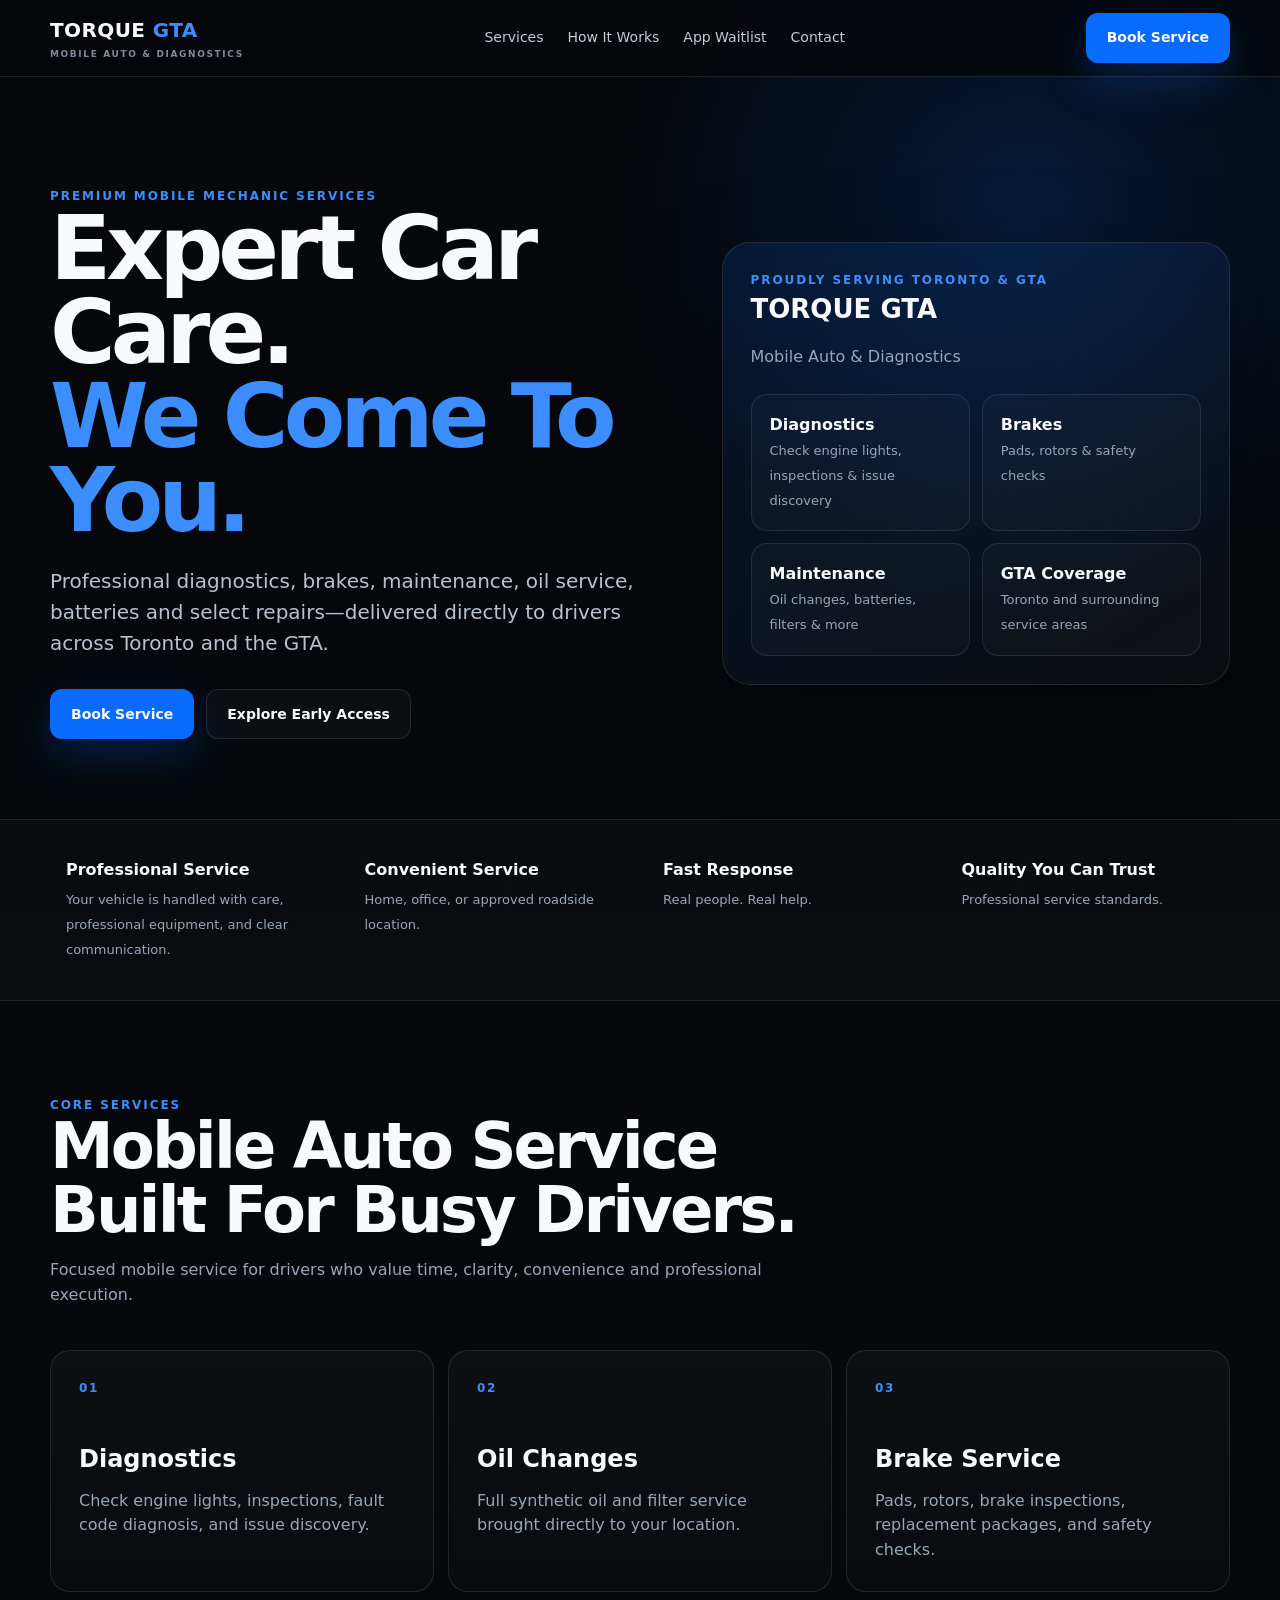
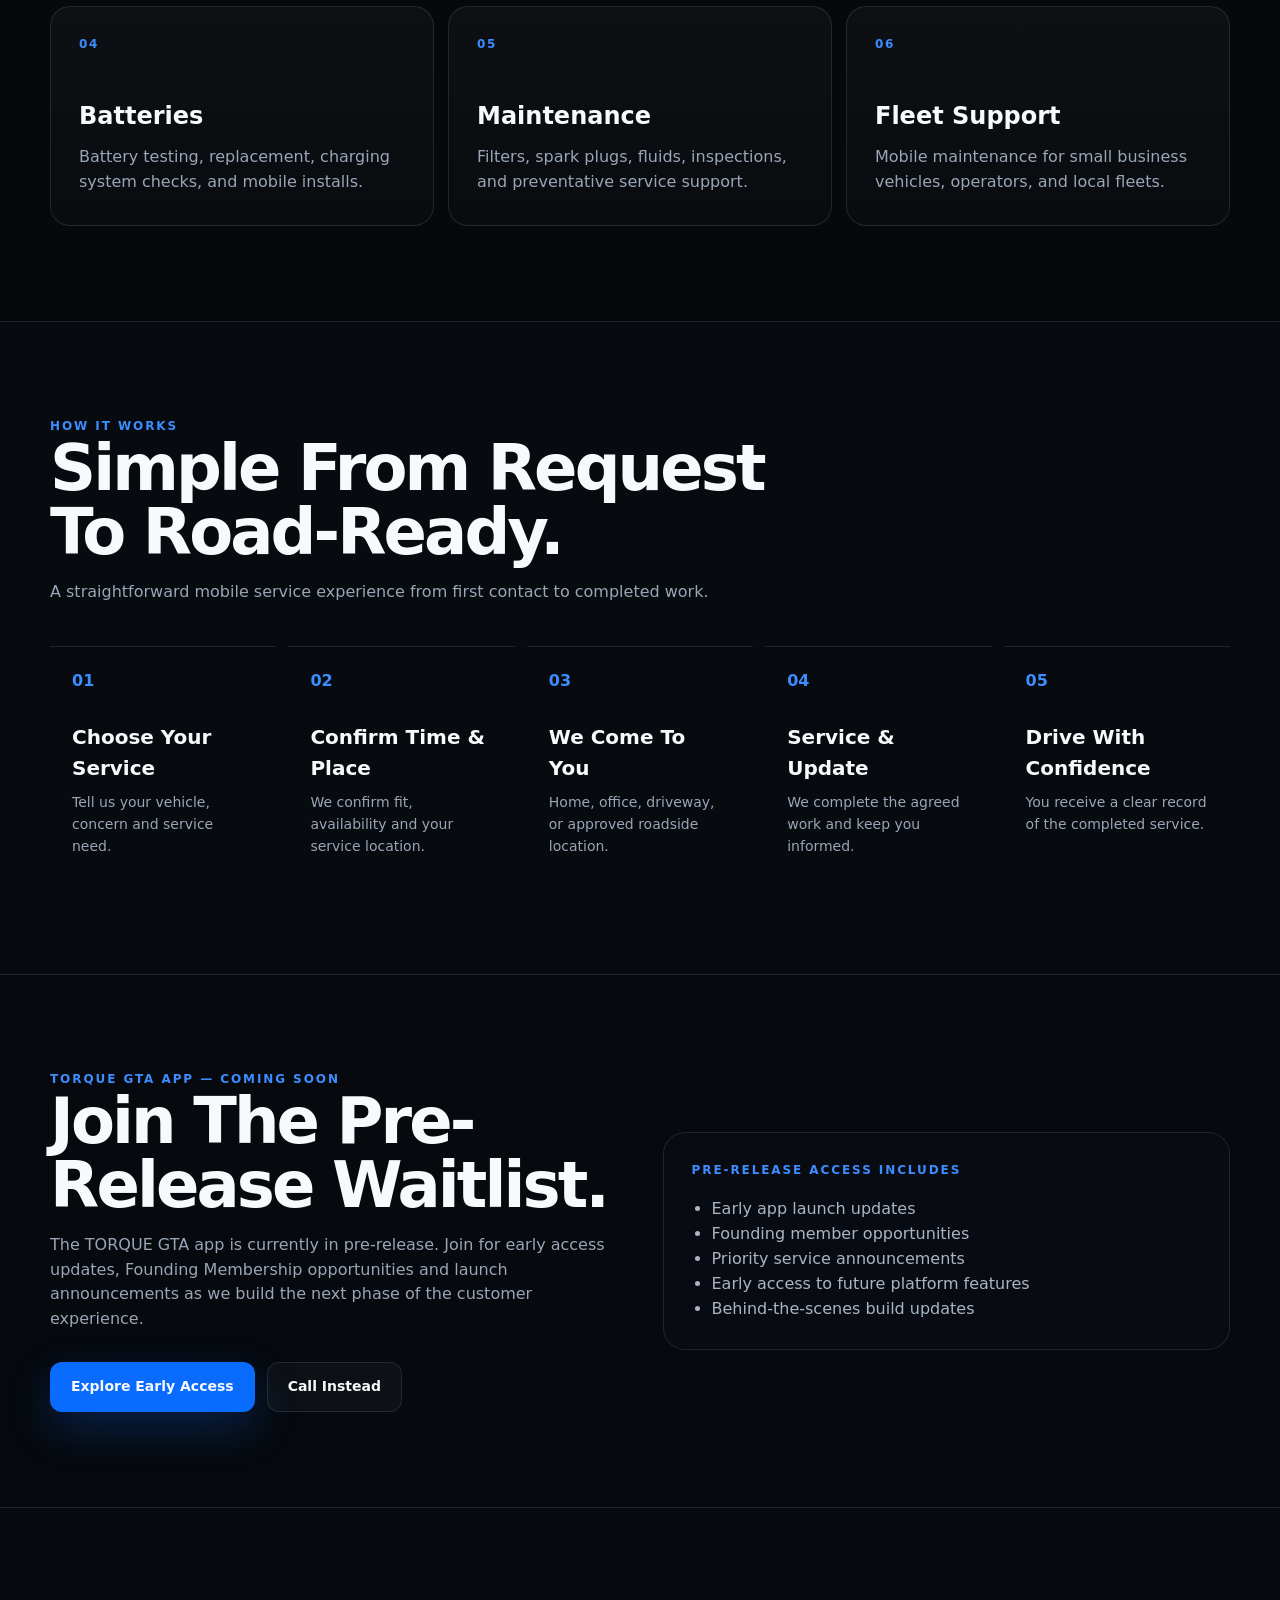
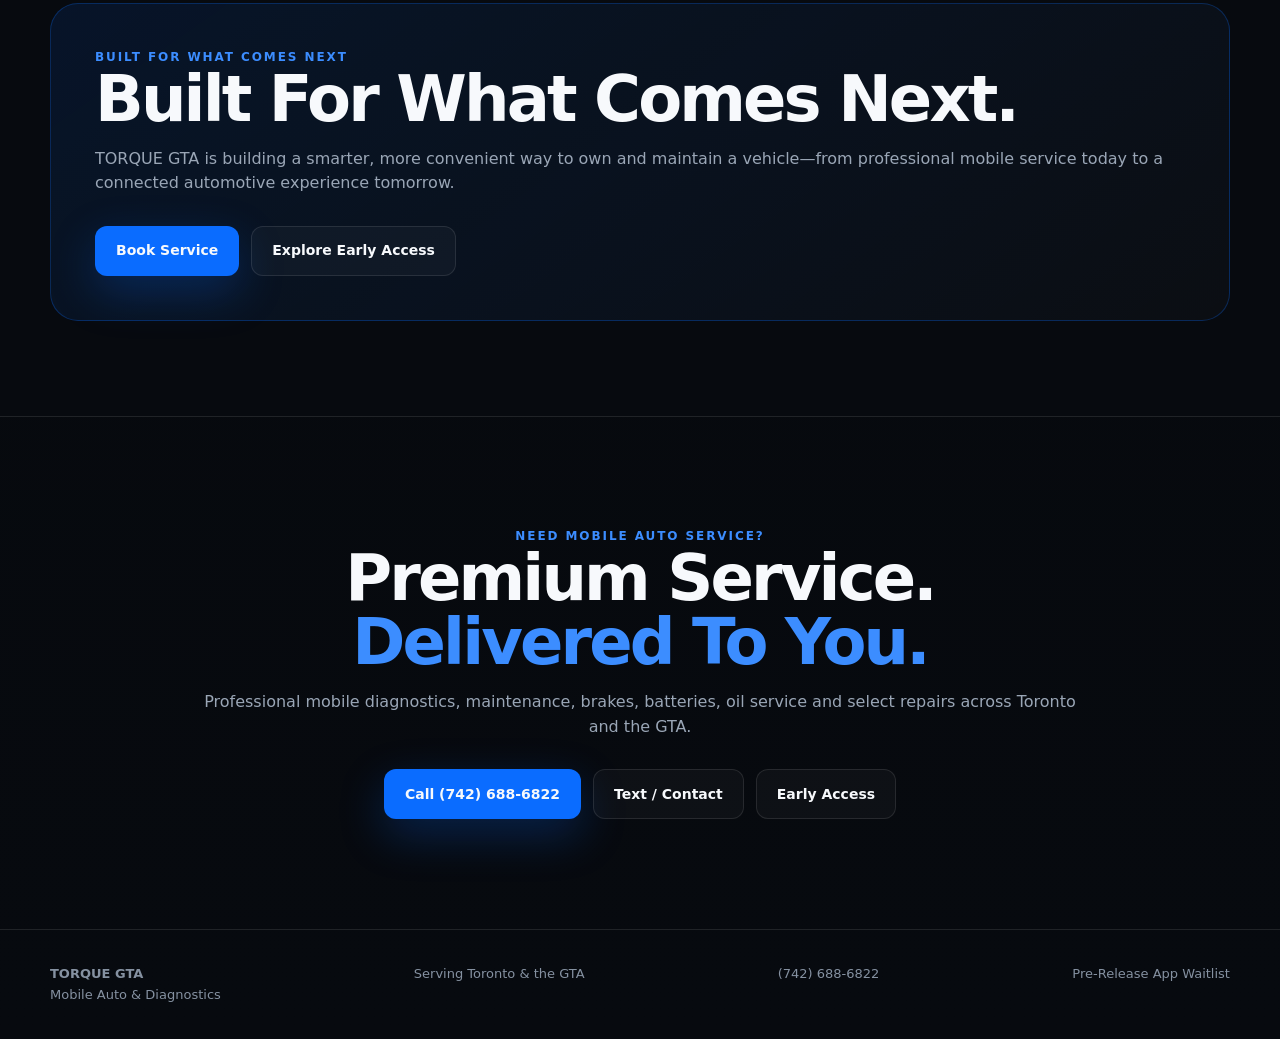
<file: index.html>
<!doctype html>
<html lang="en">
<head>
  <meta charset="utf-8">
  <meta name="viewport" content="width=device-width, initial-scale=1">
  <title>TORQUE GTA | Premium Mobile Auto Service</title>
  <meta name="description" content="Professional mobile diagnostics, brakes, maintenance, oil service, batteries and select repairs delivered across Toronto and the GTA.">

  <meta property="og:title" content="TORQUE GTA | Premium Mobile Auto Service">
  <meta property="og:description" content="Professional mobile diagnostics, brakes, maintenance and select repairs across Toronto and the GTA.">
  <meta property="og:type" content="website">
  <meta property="og:url" content="https://torquegta.ca/">

  <style>
    :root{
      --bg:#05070a;--panel:#0b0f14;--panel2:#0f141b;--text:#f7f9fc;--muted:#9aa6b6;
      --line:rgba(255,255,255,.10);--blue:#0a6cff;--blue2:#3c8dff;--max:1180px
    }
    *{box-sizing:border-box}
    html{scroll-behavior:smooth}
    body{margin:0;background:
      radial-gradient(circle at 80% 5%,rgba(10,108,255,.18),transparent 26rem),
      linear-gradient(180deg,#05070a 0%,#070a0f 100%);
      color:var(--text);font-family:Inter,system-ui,-apple-system,Segoe UI,Roboto,Arial,sans-serif;line-height:1.55}
    a{color:inherit;text-decoration:none}
    .container{width:min(calc(100% - 36px),var(--max));margin:auto}
    header{position:sticky;top:0;z-index:30;background:rgba(5,7,10,.82);backdrop-filter:blur(18px);border-bottom:1px solid var(--line)}
    .nav{height:76px;display:flex;align-items:center;justify-content:space-between;gap:20px}
    .brand{font-weight:900;letter-spacing:.02em;font-size:20px}.brand span{color:var(--blue2)}.brand small{display:block;color:#7f8a99;font-size:9px;letter-spacing:.18em;margin-top:2px}
    nav{display:flex;gap:24px;font-size:14px;color:#c2cbd7}
    .btn{display:inline-flex;align-items:center;justify-content:center;min-height:50px;padding:0 20px;border-radius:12px;font-weight:800;font-size:14px;border:1px solid transparent;transition:.2s}
    .btn:hover{transform:translateY(-1px)}
    .primary{background:var(--blue);box-shadow:0 16px 45px rgba(10,108,255,.25)}
    .secondary{border-color:var(--line);background:rgba(255,255,255,.03)}
    .hero{padding:110px 0 80px}
    .hero-grid{display:grid;grid-template-columns:1.1fr .9fr;gap:50px;align-items:center}
    .kicker,.pill{color:var(--blue2);font-size:12px;font-weight:900;letter-spacing:.16em;text-transform:uppercase}
    h1,h2,h3{margin-top:0}
    h1{font-size:clamp(50px,7vw,96px);line-height:.94;letter-spacing:-.055em;margin-bottom:24px}
    h1 .blue,h2 .blue{color:var(--blue2)}
    .lead{font-size:20px;color:#b8c2cf;max-width:760px}
    .actions{display:flex;gap:12px;flex-wrap:wrap;margin-top:30px}
    .hero-card{border:1px solid var(--line);background:linear-gradient(145deg,rgba(10,108,255,.12),rgba(255,255,255,.025));border-radius:28px;padding:28px;box-shadow:0 40px 100px rgba(0,0,0,.42)}
    .hero-card h3{font-size:26px;margin-bottom:12px}.hero-card p{color:var(--muted)}
    .mini-grid{display:grid;grid-template-columns:1fr 1fr;gap:12px;margin-top:24px}
    .mini{padding:18px;border:1px solid var(--line);border-radius:16px;background:rgba(255,255,255,.025)}
    .mini b{display:block}.mini span{color:var(--muted);font-size:13px}
    .trust{padding:22px 0;border-block:1px solid var(--line);background:rgba(255,255,255,.015)}
    .trust-grid{display:grid;grid-template-columns:repeat(4,1fr);gap:14px}
    .trust-card{padding:16px}.trust-card b{display:block;margin-bottom:4px}.trust-card span{font-size:13px;color:var(--muted)}
    section{padding:95px 0}
    .dark{background:#070a0f;border-block:1px solid var(--line)}
    .section-head{max-width:760px;margin-bottom:42px}
    h2{font-size:clamp(38px,5vw,68px);line-height:1;letter-spacing:-.045em;margin-bottom:16px}
    .section-head p,.muted{color:var(--muted)}
    .grid-3{display:grid;grid-template-columns:repeat(3,1fr);gap:14px}
    .card{padding:28px;border:1px solid var(--line);background:linear-gradient(180deg,rgba(255,255,255,.035),rgba(255,255,255,.015));border-radius:20px;min-height:220px}
    .num{color:var(--blue2);font-weight:900;font-size:12px;letter-spacing:.14em}.card h3{font-size:24px;margin:44px 0 10px}.card p{color:var(--muted);margin:0}
    .steps{display:grid;grid-template-columns:repeat(5,1fr);gap:12px}
    .step{padding:22px;border-top:1px solid var(--line)}.step b{color:var(--blue2)}.step h3{margin:28px 0 8px;font-size:20px}.step p{color:var(--muted);margin:0;font-size:14px}
    .banner{border:1px solid rgba(10,108,255,.28);border-radius:28px;padding:44px;background:linear-gradient(145deg,rgba(10,108,255,.11),rgba(255,255,255,.02))}
    .list{display:grid;gap:12px;margin:24px 0}.list div{padding:12px 0;border-bottom:1px solid var(--line);color:#c7d0db}
    .split{display:grid;grid-template-columns:1fr 1fr;gap:45px;align-items:center}
    .waitlist-card{padding:28px;border-radius:22px;background:#080c12;border:1px solid var(--line)}
    .waitlist-card ul{margin:18px 0 0;padding-left:20px;color:#aab5c3}
    .cta{text-align:center;padding:110px 0}.cta>div{max-width:900px;margin:auto}
    footer{border-top:1px solid var(--line);padding:34px 0;color:#8591a1;font-size:13px}
    .footer{display:flex;justify-content:space-between;gap:20px;flex-wrap:wrap}

    .mobile-cta{display:none}
    @media(max-width:620px){
      body{padding-bottom:76px}
      .mobile-cta{
        position:fixed;left:10px;right:10px;bottom:10px;z-index:50;
        display:grid;grid-template-columns:1fr 1fr;gap:8px;padding:8px;
        border:1px solid var(--line);background:rgba(5,7,10,.92);
        backdrop-filter:blur(18px);border-radius:16px;
        box-shadow:0 20px 60px rgba(0,0,0,.45)
      }
      .mobile-cta .btn{min-height:48px;padding:0 12px;font-size:13px}
      .trust-card{padding:14px 4px}
      .hero-card{padding:22px}
      .card{min-height:0}
      h2{font-size:clamp(38px,12vw,56px)}
    }

    @media(max-width:900px){
      nav{display:none}.hero-grid,.split{grid-template-columns:1fr}.trust-grid{grid-template-columns:1fr 1fr}.grid-3{grid-template-columns:1fr 1fr}.steps{grid-template-columns:1fr 1fr}.hero{padding-top:80px}
    }
    @media(max-width:620px){
      .nav>.btn{display:none}.hero{padding:70px 0 55px}h1{font-size:clamp(46px,15vw,70px)}
      .actions{flex-direction:column}.btn{width:100%}.trust-grid,.grid-3,.steps{grid-template-columns:1fr}
      section{padding:75px 0}.banner{padding:26px}.mini-grid{grid-template-columns:1fr}.lead{font-size:17px}
    }
  </style>
  <link rel="canonical" href="https://torquegta.ca/">
</head>
<body>
  <header>
    <div class="container nav">
      <a class="brand" href="/">TORQUE <span>GTA</span><small>MOBILE AUTO & DIAGNOSTICS</small></a>
      <nav>
        <a href="#services">Services</a>
        <a href="#how">How It Works</a>
        <a href="#app">App Waitlist</a>
        <a href="#contact">Contact</a>
      </nav>
      <a class="btn primary" href="tel:+17426886822">Book Service</a>
    </div>
  </header>

  <main>
    <section class="hero">
      <div class="container hero-grid">
        <div>
          <div class="kicker">Premium Mobile Mechanic Services</div>
          <h1>Expert Car Care.<br><span class="blue">We Come To You.</span></h1>
          <p class="lead">Professional diagnostics, brakes, maintenance, oil service, batteries and select repairs—delivered directly to drivers across Toronto and the GTA.</p>
          <div class="actions">
            <a class="btn primary" href="tel:+17426886822">Book Service</a>
            <a class="btn secondary" href="https://app.torquegta.ca">Explore Early Access</a>
          </div>
        </div>

        <div class="hero-card">
          <div class="pill">Proudly Serving Toronto & GTA</div>
          <h3>TORQUE GTA</h3>
          <p>Mobile Auto & Diagnostics</p>
          <div class="mini-grid">
            <div class="mini"><b>Diagnostics</b><span>Check engine lights, inspections & issue discovery</span></div>
            <div class="mini"><b>Brakes</b><span>Pads, rotors & safety checks</span></div>
            <div class="mini"><b>Maintenance</b><span>Oil changes, batteries, filters & more</span></div>
            <div class="mini"><b>GTA Coverage</b><span>Toronto and surrounding service areas</span></div>
          </div>
        </div>
      </div>
    </section>

    <div class="trust">
      <div class="container trust-grid">
        <div class="trust-card"><b>Professional Service</b><span>Your vehicle is handled with care, professional equipment, and clear communication.</span></div>
        <div class="trust-card"><b>Convenient Service</b><span>Home, office, or approved roadside location.</span></div>
        <div class="trust-card"><b>Fast Response</b><span>Real people. Real help.</span></div>
        <div class="trust-card"><b>Quality You Can Trust</b><span>Professional service standards.</span></div>
      </div>
    </div>

    <section id="services">
      <div class="container">
        <div class="section-head">
          <div class="pill">Core Services</div>
          <h2>Mobile Auto Service Built For Busy Drivers.</h2>
          <p>Focused mobile service for drivers who value time, clarity, convenience and professional execution.</p>
        </div>
        <div class="grid-3">
          <div class="card"><div class="num">01</div><h3>Diagnostics</h3><p>Check engine lights, inspections, fault code diagnosis, and issue discovery.</p></div>
          <div class="card"><div class="num">02</div><h3>Oil Changes</h3><p>Full synthetic oil and filter service brought directly to your location.</p></div>
          <div class="card"><div class="num">03</div><h3>Brake Service</h3><p>Pads, rotors, brake inspections, replacement packages, and safety checks.</p></div>
          <div class="card"><div class="num">04</div><h3>Batteries</h3><p>Battery testing, replacement, charging system checks, and mobile installs.</p></div>
          <div class="card"><div class="num">05</div><h3>Maintenance</h3><p>Filters, spark plugs, fluids, inspections, and preventative service support.</p></div>
          <div class="card"><div class="num">06</div><h3>Fleet Support</h3><p>Mobile maintenance for small business vehicles, operators, and local fleets.</p></div>
        </div>
      </div>
    </section>

    <section id="how" class="dark">
      <div class="container">
        <div class="section-head"><div class="pill">How It Works</div><h2>Simple From Request To Road-Ready.</h2><p>A straightforward mobile service experience from first contact to completed work.</p></div>
        <div class="steps">
          <div class="step"><b>01</b><h3>Choose Your Service</h3><p>Tell us your vehicle, concern and service need.</p></div>
          <div class="step"><b>02</b><h3>Confirm Time & Place</h3><p>We confirm fit, availability and your service location.</p></div>
          <div class="step"><b>03</b><h3>We Come To You</h3><p>Home, office, driveway, or approved roadside location.</p></div>
          <div class="step"><b>04</b><h3>Service & Update</h3><p>We complete the agreed work and keep you informed.</p></div>
          <div class="step"><b>05</b><h3>Drive With Confidence</h3><p>You receive a clear record of the completed service.</p></div>
        </div>
      </div>
    </section>

    <section id="app">
      <div class="container split">
        <div>
          <div class="pill">TORQUE GTA App — Coming Soon</div>
          <h2>Join The Pre-Release Waitlist.</h2>
          <p class="muted">The TORQUE GTA app is currently in pre-release. Join for early access updates, Founding Membership opportunities and launch announcements as we build the next phase of the customer experience.</p>
          <div class="actions">
            <a class="btn primary" href="https://app.torquegta.ca">Explore Early Access</a>
            <a class="btn secondary" href="tel:+17426886822">Call Instead</a>
          </div>
        </div>
        <div class="waitlist-card">
          <div class="pill">Pre-Release Access Includes</div>
          <ul>
            <li>Early app launch updates</li>
            <li>Founding member opportunities</li>
            <li>Priority service announcements</li>
            <li>Early access to future platform features</li>
            <li>Behind-the-scenes build updates</li>
          </ul>
        </div>
      </div>
    </section>

    <section class="dark">
      <div class="container">
        <div class="banner">
          <div class="pill">Built For What Comes Next</div>
          <h2>Built For What Comes Next.</h2>
          <p class="muted">TORQUE GTA is building a smarter, more convenient way to own and maintain a vehicle—from professional mobile service today to a connected automotive experience tomorrow.</p>
          <div class="actions">
            <a class="btn primary" href="tel:+17426886822">Book Service</a>
            <a class="btn secondary" href="https://app.torquegta.ca">Explore Early Access</a>
          </div>
        </div>
      </div>
    </section>

    <section id="contact" class="cta">
      <div class="container">
        <div class="pill">Need Mobile Auto Service?</div>
        <h2>Premium Service.<br><span class="blue">Delivered To You.</span></h2>
        <p class="muted">Professional mobile diagnostics, maintenance, brakes, batteries, oil service and select repairs across Toronto and the GTA.</p>
        <div class="actions" style="justify-content:center">
          <a class="btn primary" href="tel:+17426886822">Call (742) 688-6822</a>
          <a class="btn secondary" href="sms:+17426886822">Text / Contact</a>
          <a class="btn secondary" href="https://app.torquegta.ca">Early Access</a>
        </div>
      </div>
    </section>
  </main>

  <footer>
    <div class="container footer">
      <div><strong>TORQUE GTA</strong><br>Mobile Auto & Diagnostics</div>
      <div>Serving Toronto & the GTA</div>
      <div><a href="tel:+17426886822">(742) 688-6822</a></div>
      <div><a href="/app">Pre-Release App Waitlist</a></div>
    </div>
  </footer>

  <div class="mobile-cta" aria-label="Quick actions">
    <a class="btn primary" href="tel:+17426886822">Book Service</a>
    <a class="btn secondary" href="https://app.torquegta.ca">Early Access</a>
  </div>

</body>
</html>
</file>
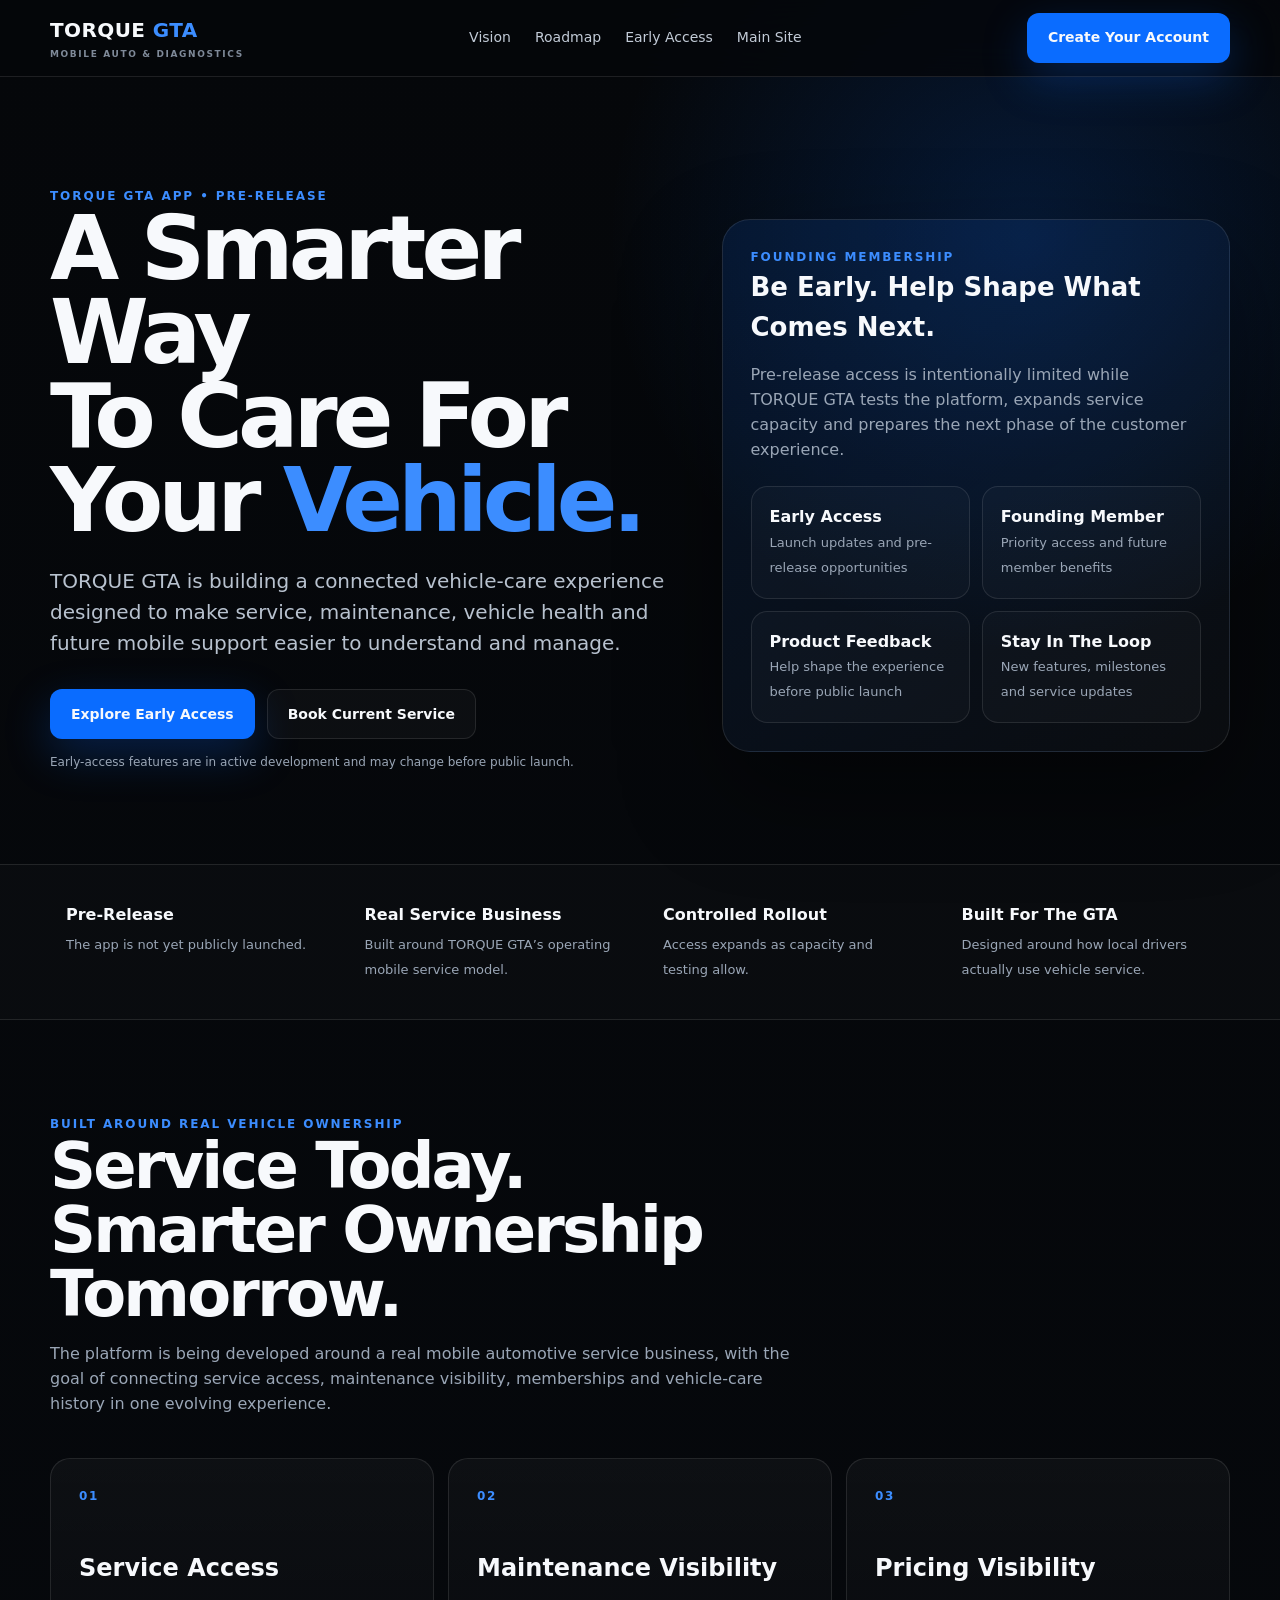
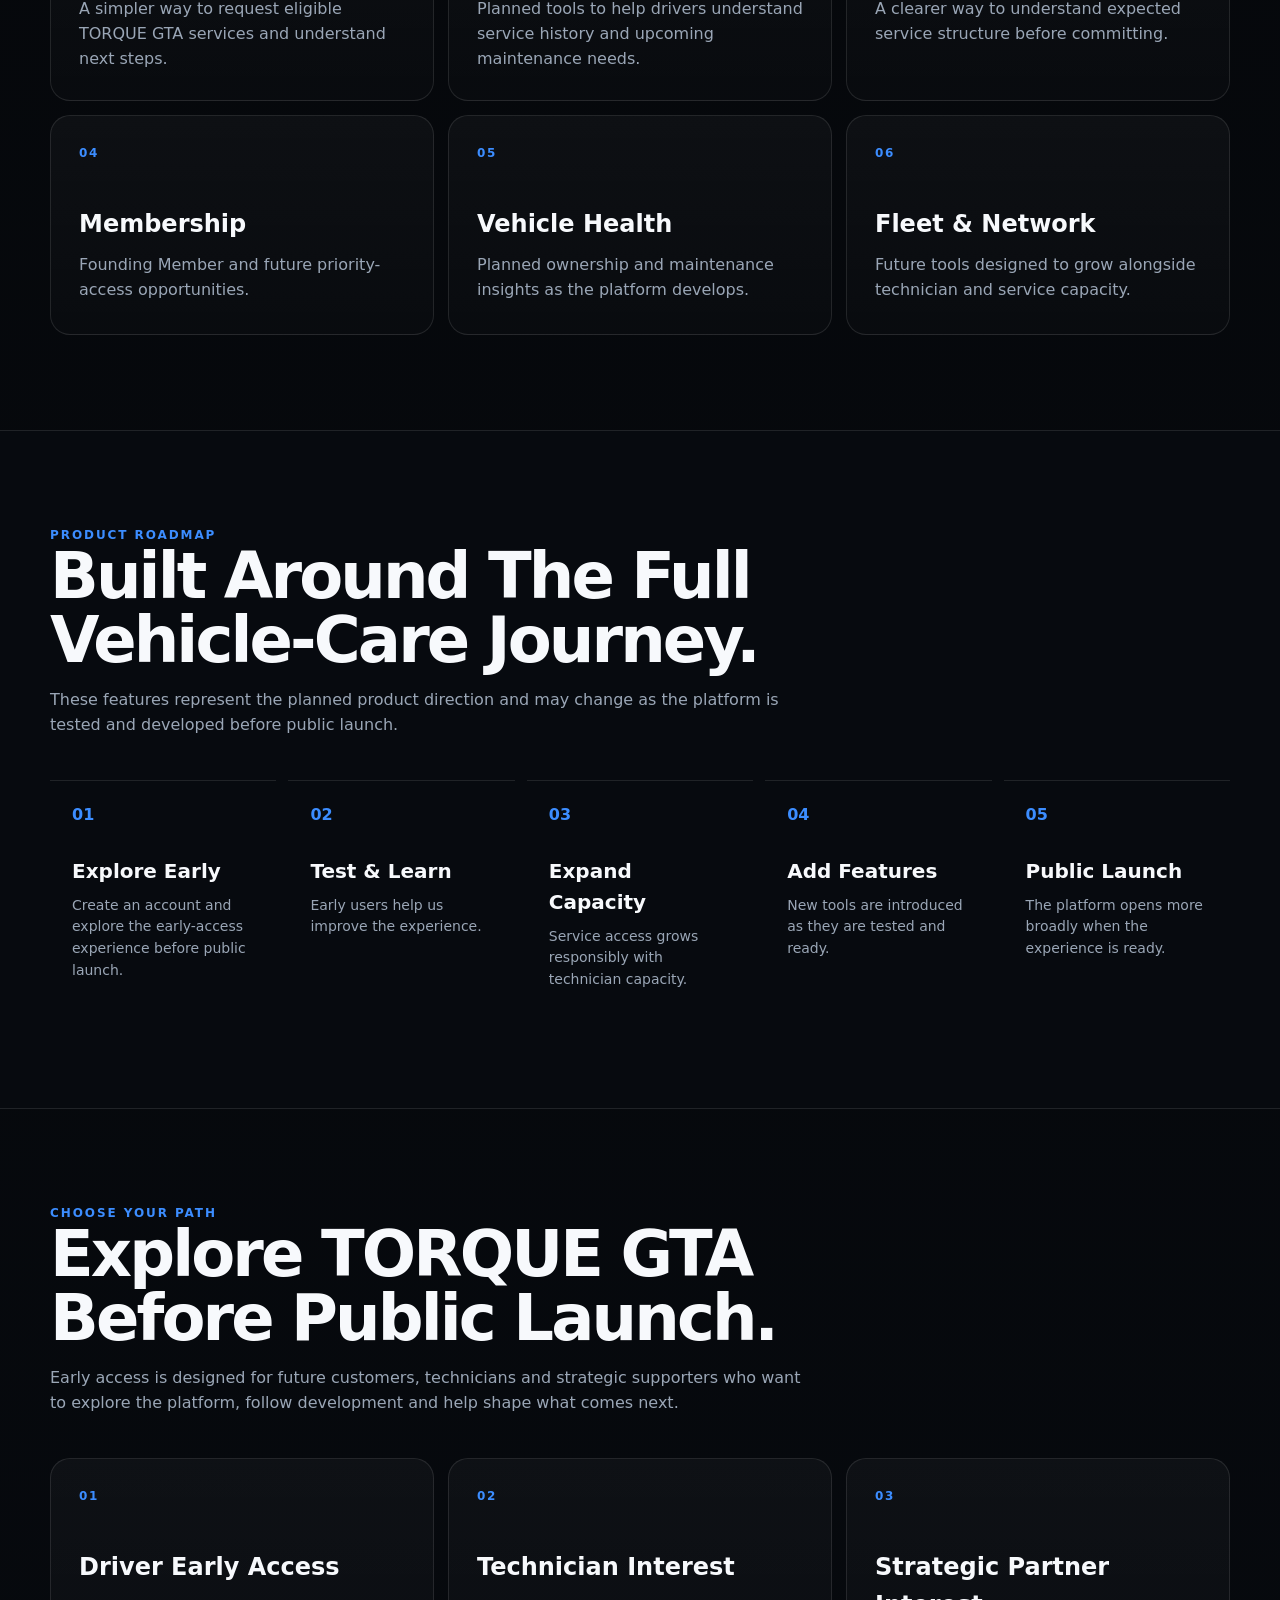
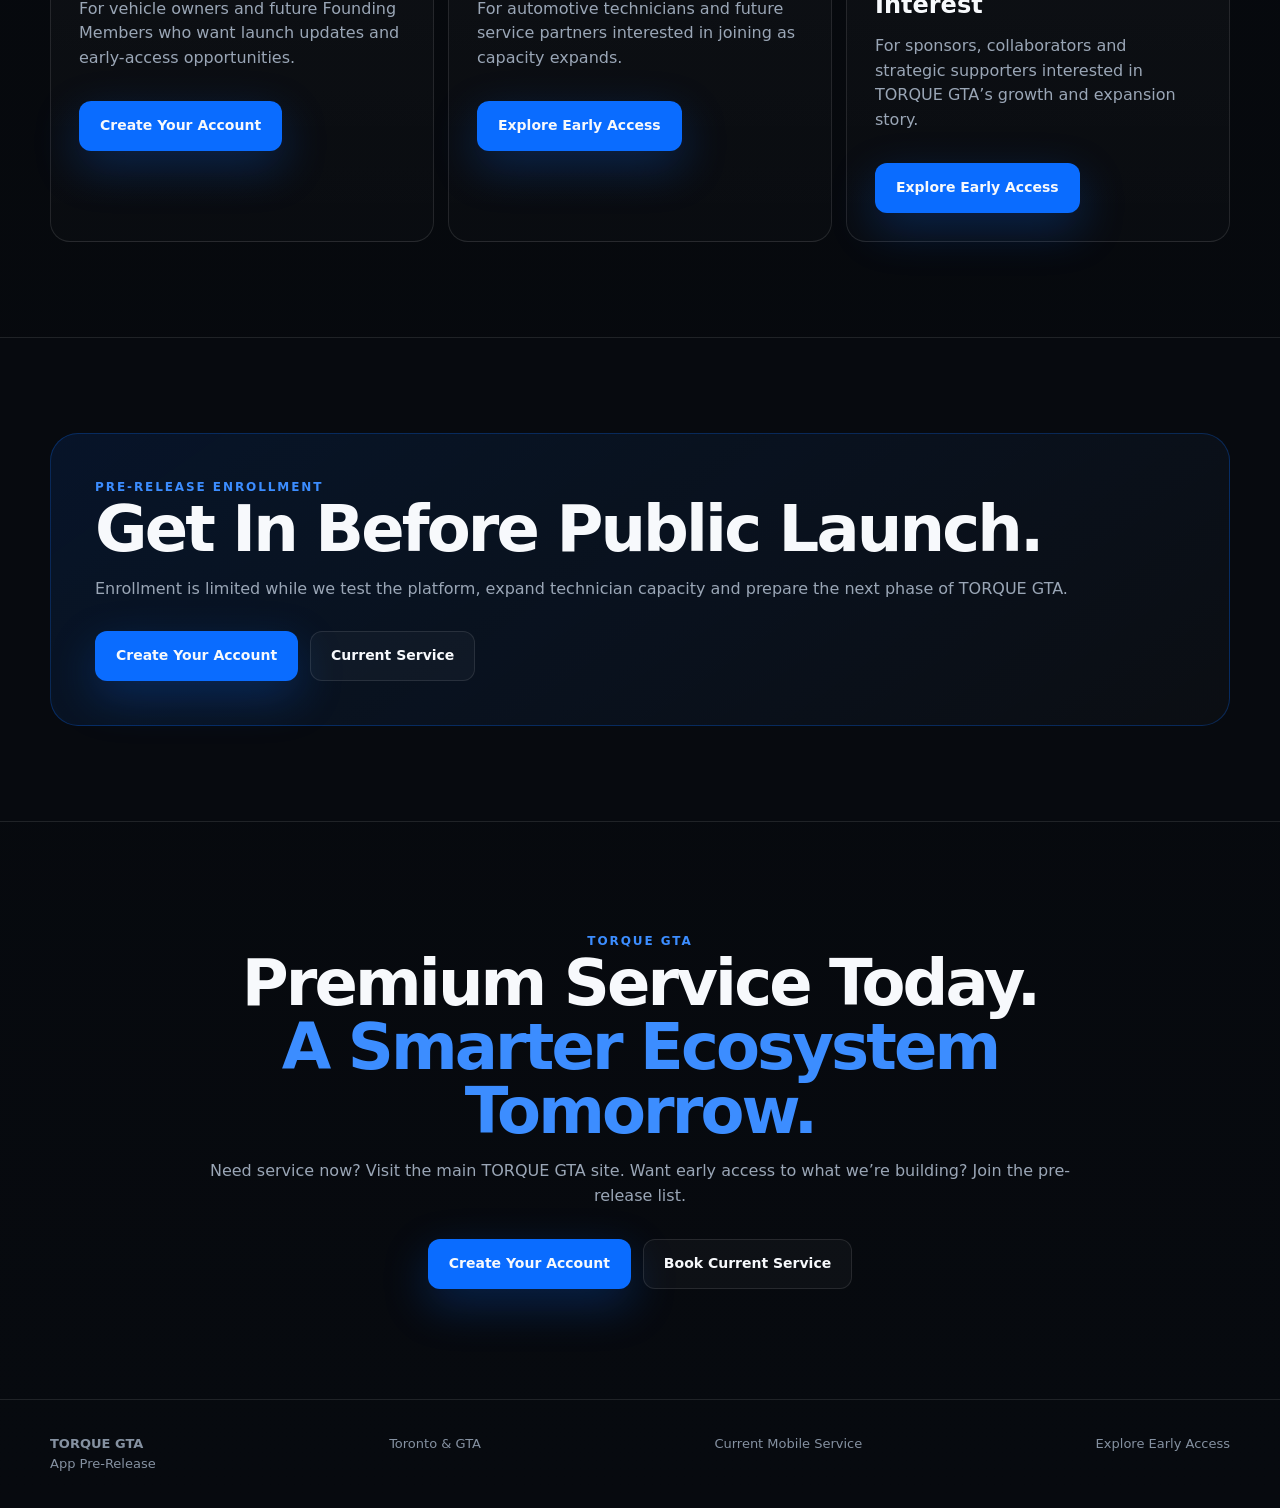
<file: app/index.html>
<!doctype html>
<html lang="en">
<head>
  <meta charset="utf-8">
  <meta name="viewport" content="width=device-width, initial-scale=1">
  <title>TORQUE GTA App | Pre-Release & Founding Access</title>
  <meta name="description" content="Explore TORQUE GTA early access, create your account, follow Founding Membership opportunities, and stay updated as the platform develops before public launch.">

  <meta property="og:title" content="TORQUE GTA App | Pre-Release & Founding Access">
  <meta property="og:description" content="Explore TORQUE GTA early access, create your account, and follow Founding Membership and launch updates as the platform develops.">
  <meta property="og:type" content="website">
  <meta property="og:url" content="https://torquegta.ca/app">

  <style>
    :root{
      --bg:#05070a;--panel:#0b0f14;--panel2:#0f141b;--text:#f7f9fc;--muted:#9aa6b6;
      --line:rgba(255,255,255,.10);--blue:#0a6cff;--blue2:#3c8dff;--max:1180px
    }
    *{box-sizing:border-box}
    html{scroll-behavior:smooth}
    body{margin:0;background:
      radial-gradient(circle at 80% 5%,rgba(10,108,255,.18),transparent 26rem),
      linear-gradient(180deg,#05070a 0%,#070a0f 100%);
      color:var(--text);font-family:Inter,system-ui,-apple-system,Segoe UI,Roboto,Arial,sans-serif;line-height:1.55}
    a{color:inherit;text-decoration:none}
    .container{width:min(calc(100% - 36px),var(--max));margin:auto}
    header{position:sticky;top:0;z-index:30;background:rgba(5,7,10,.82);backdrop-filter:blur(18px);border-bottom:1px solid var(--line)}
    .nav{height:76px;display:flex;align-items:center;justify-content:space-between;gap:20px}
    .brand{font-weight:900;letter-spacing:.02em;font-size:20px}.brand span{color:var(--blue2)}.brand small{display:block;color:#7f8a99;font-size:9px;letter-spacing:.18em;margin-top:2px}
    nav{display:flex;gap:24px;font-size:14px;color:#c2cbd7}
    .btn{display:inline-flex;align-items:center;justify-content:center;min-height:50px;padding:0 20px;border-radius:12px;font-weight:800;font-size:14px;border:1px solid transparent;transition:.2s}
    .btn:hover{transform:translateY(-1px)}
    .primary{background:var(--blue);box-shadow:0 16px 45px rgba(10,108,255,.25)}
    .secondary{border-color:var(--line);background:rgba(255,255,255,.03)}
    .hero{padding:110px 0 80px}
    .hero-grid{display:grid;grid-template-columns:1.1fr .9fr;gap:50px;align-items:center}
    .kicker,.pill{color:var(--blue2);font-size:12px;font-weight:900;letter-spacing:.16em;text-transform:uppercase}
    h1,h2,h3{margin-top:0}
    h1{font-size:clamp(50px,7vw,96px);line-height:.94;letter-spacing:-.055em;margin-bottom:24px}
    h1 .blue,h2 .blue{color:var(--blue2)}
    .lead{font-size:20px;color:#b8c2cf;max-width:760px}
    .actions{display:flex;gap:12px;flex-wrap:wrap;margin-top:30px}
    .hero-card{border:1px solid var(--line);background:linear-gradient(145deg,rgba(10,108,255,.12),rgba(255,255,255,.025));border-radius:28px;padding:28px;box-shadow:0 40px 100px rgba(0,0,0,.42)}
    .hero-card h3{font-size:26px;margin-bottom:12px}.hero-card p{color:var(--muted)}
    .mini-grid{display:grid;grid-template-columns:1fr 1fr;gap:12px;margin-top:24px}
    .mini{padding:18px;border:1px solid var(--line);border-radius:16px;background:rgba(255,255,255,.025)}
    .mini b{display:block}.mini span{color:var(--muted);font-size:13px}
    .trust{padding:22px 0;border-block:1px solid var(--line);background:rgba(255,255,255,.015)}
    .trust-grid{display:grid;grid-template-columns:repeat(4,1fr);gap:14px}
    .trust-card{padding:16px}.trust-card b{display:block;margin-bottom:4px}.trust-card span{font-size:13px;color:var(--muted)}
    section{padding:95px 0}
    .dark{background:#070a0f;border-block:1px solid var(--line)}
    .section-head{max-width:760px;margin-bottom:42px}
    h2{font-size:clamp(38px,5vw,68px);line-height:1;letter-spacing:-.045em;margin-bottom:16px}
    .section-head p,.muted{color:var(--muted)}
    .grid-3{display:grid;grid-template-columns:repeat(3,1fr);gap:14px}
    .card{padding:28px;border:1px solid var(--line);background:linear-gradient(180deg,rgba(255,255,255,.035),rgba(255,255,255,.015));border-radius:20px;min-height:220px}
    .num{color:var(--blue2);font-weight:900;font-size:12px;letter-spacing:.14em}.card h3{font-size:24px;margin:44px 0 10px}.card p{color:var(--muted);margin:0}
    .steps{display:grid;grid-template-columns:repeat(5,1fr);gap:12px}
    .step{padding:22px;border-top:1px solid var(--line)}.step b{color:var(--blue2)}.step h3{margin:28px 0 8px;font-size:20px}.step p{color:var(--muted);margin:0;font-size:14px}
    .banner{border:1px solid rgba(10,108,255,.28);border-radius:28px;padding:44px;background:linear-gradient(145deg,rgba(10,108,255,.11),rgba(255,255,255,.02))}
    .list{display:grid;gap:12px;margin:24px 0}.list div{padding:12px 0;border-bottom:1px solid var(--line);color:#c7d0db}
    .split{display:grid;grid-template-columns:1fr 1fr;gap:45px;align-items:center}
    .waitlist-card{padding:28px;border-radius:22px;background:#080c12;border:1px solid var(--line)}
    .waitlist-card ul{margin:18px 0 0;padding-left:20px;color:#aab5c3}
    .cta{text-align:center;padding:110px 0}.cta>div{max-width:900px;margin:auto}
    footer{border-top:1px solid var(--line);padding:34px 0;color:#8591a1;font-size:13px}
    .footer{display:flex;justify-content:space-between;gap:20px;flex-wrap:wrap}

    .mobile-cta{display:none}
    @media(max-width:620px){
      body{padding-bottom:76px}
      .mobile-cta{
        position:fixed;left:10px;right:10px;bottom:10px;z-index:50;
        display:grid;grid-template-columns:1fr 1fr;gap:8px;padding:8px;
        border:1px solid var(--line);background:rgba(5,7,10,.92);
        backdrop-filter:blur(18px);border-radius:16px;
        box-shadow:0 20px 60px rgba(0,0,0,.45)
      }
      .mobile-cta .btn{min-height:48px;padding:0 12px;font-size:13px}
      .trust-card{padding:14px 4px}
      .hero-card{padding:22px}
      .card{min-height:0}
      h2{font-size:clamp(38px,12vw,56px)}
    }

    @media(max-width:900px){
      nav{display:none}.hero-grid,.split{grid-template-columns:1fr}.trust-grid{grid-template-columns:1fr 1fr}.grid-3{grid-template-columns:1fr 1fr}.steps{grid-template-columns:1fr 1fr}.hero{padding-top:80px}
    }
    @media(max-width:620px){
      .nav>.btn{display:none}.hero{padding:70px 0 55px}h1{font-size:clamp(46px,15vw,70px)}
      .actions{flex-direction:column}.btn{width:100%}.trust-grid,.grid-3,.steps{grid-template-columns:1fr}
      section{padding:75px 0}.banner{padding:26px}.mini-grid{grid-template-columns:1fr}.lead{font-size:17px}
    }
  </style>
  <link rel="canonical" href="https://torquegta.ca/app">
</head>
<body>
  <header>
    <div class="container nav">
      <a class="brand" href="/">TORQUE <span>GTA</span><small>MOBILE AUTO & DIAGNOSTICS</small></a>
      <nav>
        <a href="#vision">Vision</a>
        <a href="#roadmap">Roadmap</a>
        <a href="#paths">Early Access</a>
        <a href="/">Main Site</a>
      </nav>
      <a class="btn primary" href="https://app.torquegta.ca">Create Your Account</a>
    </div>
  </header>

  <main>
    <section class="hero">
      <div class="container hero-grid">
        <div>
          <div class="kicker">TORQUE GTA APP • PRE-RELEASE</div>
          <h1>A Smarter Way<br>To Care For Your <span class="blue">Vehicle.</span></h1>
          <p class="lead">TORQUE GTA is building a connected vehicle-care experience designed to make service, maintenance, vehicle health and future mobile support easier to understand and manage.</p>
          <div class="actions">
            <a class="btn primary" href="https://app.torquegta.ca">Explore Early Access</a>
            <a class="btn secondary" href="/">Book Current Service</a>
            <p class="muted" style="width:100%;font-size:12px;margin-top:2px">Early-access features are in active development and may change before public launch.</p>
          </div>
        </div>

        <div class="hero-card">
          <div class="pill">Founding Membership</div>
          <h3>Be Early. Help Shape What Comes Next.</h3>
          <p>Pre-release access is intentionally limited while TORQUE GTA tests the platform, expands service capacity and prepares the next phase of the customer experience.</p>
          <div class="mini-grid">
            <div class="mini"><b>Early Access</b><span>Launch updates and pre-release opportunities</span></div>
            <div class="mini"><b>Founding Member</b><span>Priority access and future member benefits</span></div>
            <div class="mini"><b>Product Feedback</b><span>Help shape the experience before public launch</span></div>
            <div class="mini"><b>Stay In The Loop</b><span>New features, milestones and service updates</span></div>
          </div>
        </div>
      </div>
    </section>

    <div class="trust">
      <div class="container trust-grid">
        <div class="trust-card"><b>Pre-Release</b><span>The app is not yet publicly launched.</span></div>
        <div class="trust-card"><b>Real Service Business</b><span>Built around TORQUE GTA’s operating mobile service model.</span></div>
        <div class="trust-card"><b>Controlled Rollout</b><span>Access expands as capacity and testing allow.</span></div>
        <div class="trust-card"><b>Built For The GTA</b><span>Designed around how local drivers actually use vehicle service.</span></div>
      </div>
    </div>

    <section id="vision">
      <div class="container">
        <div class="section-head">
          <div class="pill">Built Around Real Vehicle Ownership</div>
          <h2>Service Today. Smarter Ownership Tomorrow.</h2>
          <p>The platform is being developed around a real mobile automotive service business, with the goal of connecting service access, maintenance visibility, memberships and vehicle-care history in one evolving experience.</p>
        </div>
        <div class="grid-3">
          <div class="card"><div class="num">01</div><h3>Service Access</h3><p>A simpler way to request eligible TORQUE GTA services and understand next steps.</p></div>
          <div class="card"><div class="num">02</div><h3>Maintenance Visibility</h3><p>Planned tools to help drivers understand service history and upcoming maintenance needs.</p></div>
          <div class="card"><div class="num">03</div><h3>Pricing Visibility</h3><p>A clearer way to understand expected service structure before committing.</p></div>
          <div class="card"><div class="num">04</div><h3>Membership</h3><p>Founding Member and future priority-access opportunities.</p></div>
          <div class="card"><div class="num">05</div><h3>Vehicle Health</h3><p>Planned ownership and maintenance insights as the platform develops.</p></div>
          <div class="card"><div class="num">06</div><h3>Fleet & Network</h3><p>Future tools designed to grow alongside technician and service capacity.</p></div>
        </div>
      </div>
    </section>

    <section id="roadmap" class="dark">
      <div class="container">
        <div class="section-head">
          <div class="pill">Product Roadmap</div>
          <h2>Built Around The Full Vehicle-Care Journey.</h2>
          <p>These features represent the planned product direction and may change as the platform is tested and developed before public launch.</p>
        </div>
        <div class="steps">
          <div class="step"><b>01</b><h3>Explore Early</h3><p>Create an account and explore the early-access experience before public launch.</p></div>
          <div class="step"><b>02</b><h3>Test & Learn</h3><p>Early users help us improve the experience.</p></div>
          <div class="step"><b>03</b><h3>Expand Capacity</h3><p>Service access grows responsibly with technician capacity.</p></div>
          <div class="step"><b>04</b><h3>Add Features</h3><p>New tools are introduced as they are tested and ready.</p></div>
          <div class="step"><b>05</b><h3>Public Launch</h3><p>The platform opens more broadly when the experience is ready.</p></div>
        </div>
      </div>
    </section>

    <section id="paths">
      <div class="container">
        <div class="section-head">
          <div class="pill">Choose Your Path</div>
          <h2>Explore TORQUE GTA Before Public Launch.</h2>
          <p>Early access is designed for future customers, technicians and strategic supporters who want to explore the platform, follow development and help shape what comes next.</p>
        </div>
        <div class="grid-3">
          <div class="card"><div class="num">01</div><h3>Driver Early Access</h3><p>For vehicle owners and future Founding Members who want launch updates and early-access opportunities.</p><div class="actions"><a class="btn primary" href="https://app.torquegta.ca">Create Your Account</a></div></div>
          <div class="card"><div class="num">02</div><h3>Technician Interest</h3><p>For automotive technicians and future service partners interested in joining as capacity expands.</p><div class="actions"><a class="btn primary" href="https://app.torquegta.ca">Explore Early Access</a></div></div>
          <div class="card"><div class="num">03</div><h3>Strategic Partner Interest</h3><p>For sponsors, collaborators and strategic supporters interested in TORQUE GTA’s growth and expansion story.</p><div class="actions"><a class="btn primary" href="https://app.torquegta.ca">Explore Early Access</a></div></div>
        </div>
      </div>
    </section>

    <section id="join" class="dark">
      <div class="container">
        <div class="banner">
          <div class="pill">Pre-Release Enrollment</div>
          <h2>Get In Before Public Launch.</h2>
          <p class="muted">Enrollment is limited while we test the platform, expand technician capacity and prepare the next phase of TORQUE GTA.</p>
          <div class="actions">
            <a class="btn primary" href="https://app.torquegta.ca">Create Your Account</a>
            <a class="btn secondary" href="/">Current Service</a>
          </div>
        </div>
      </div>
    </section>

    <section class="cta">
      <div class="container">
        <div class="pill">TORQUE GTA</div>
        <h2>Premium Service Today.<br><span class="blue">A Smarter Ecosystem Tomorrow.</span></h2>
        <p class="muted">Need service now? Visit the main TORQUE GTA site. Want early access to what we’re building? Join the pre-release list.</p>
        <div class="actions" style="justify-content:center">
          <a class="btn primary" href="https://app.torquegta.ca">Create Your Account</a>
          <a class="btn secondary" href="/">Book Current Service</a>
        </div>
      </div>
    </section>
  </main>

  <footer>
    <div class="container footer">
      <div><strong>TORQUE GTA</strong><br>App Pre-Release</div>
      <div>Toronto & GTA</div>
      <div><a href="/">Current Mobile Service</a></div>
      <div><a href="https://app.torquegta.ca">Explore Early Access</a></div>
    </div>
  </footer>

  <div class="mobile-cta" aria-label="Quick actions">
    <a class="btn primary" href="https://app.torquegta.ca">Create Your Account</a>
    <a class="btn secondary" href="/">Current Service</a>
  </div>

</body>
</html>
</file>
